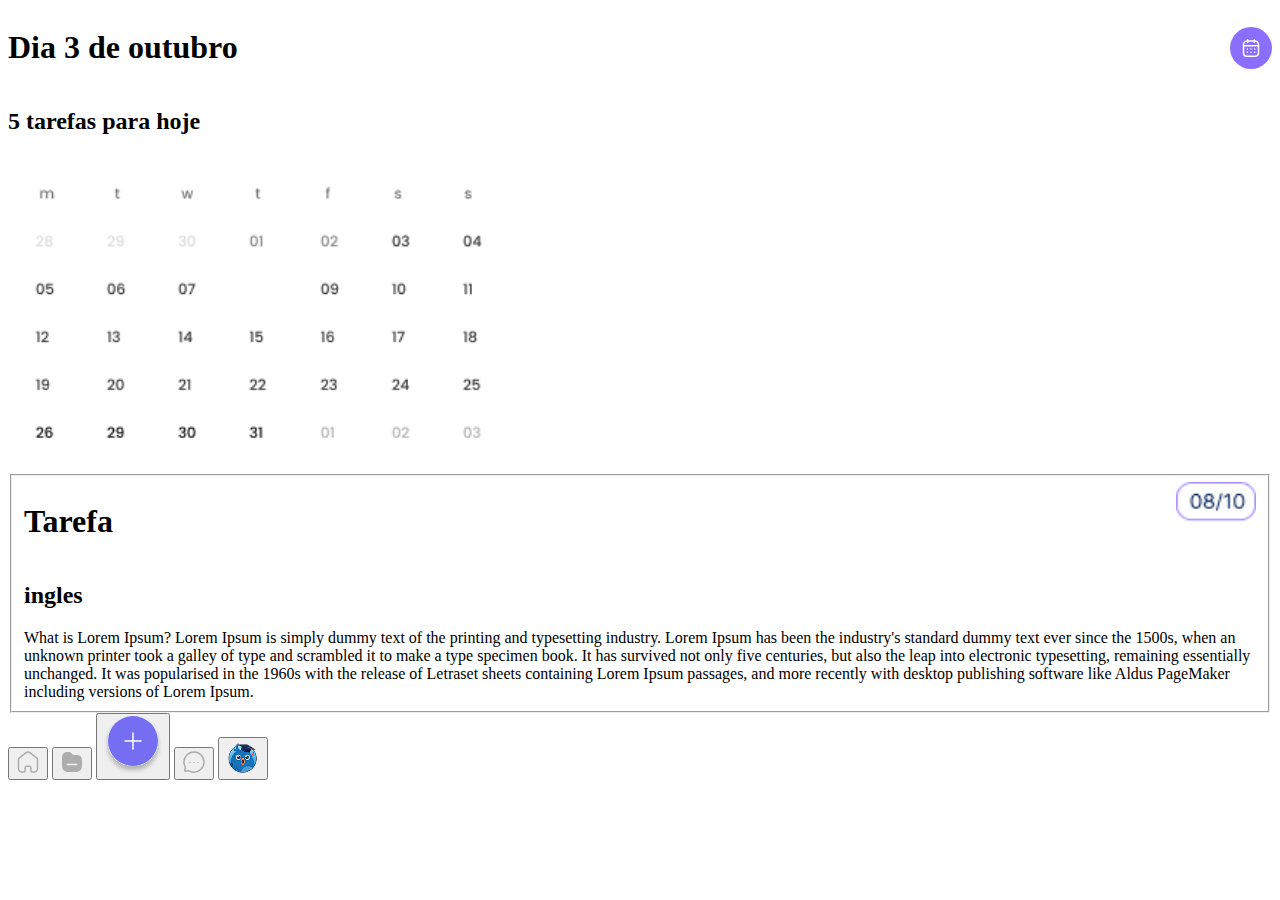
<file: src/pages/calendar/index.html>
<!DOCTYPE html>
<html lang="en">
<head>
    <meta charset="UTF-8">
    <meta name="viewport" content="width=device-width, initial-scale=1.0">
    <title>Document</title>
    <link rel="stylesheet" href="/src/pages/calendar/styles.css">
</head>
<body>
    <header>
        <div class="cabecario">
            <h1>Dia 3 de outubro</h1>
            <img src="/src/assets/icons/Calendar.svg" alt="calendario">
        </div>
        <div>
            <h2>5 tarefas para hoje</h2>
        </div>
    </header>

    <img src="/src/assets/images/small calendar.png" id="calendario" alt="calendario">

    <fieldset>
        <div class="tarefa">
            <h1>Tarefa</h1>
            <img src="/src/assets/images/Group 1000000770 (1).png" id="data" alt="data">
        </div>
        <div class="materia">
            <h2>ingles</h2>
        </div>
        <div>
            What is Lorem Ipsum?

Lorem Ipsum is simply dummy text of the printing and typesetting industry. Lorem Ipsum has been the industry's standard dummy text ever since the 1500s, when an unknown printer took a galley of type and scrambled it to make a type specimen book. It has survived not only five centuries, but also the leap into electronic typesetting, remaining essentially unchanged. It was popularised in the 1960s with the release of Letraset sheets containing Lorem Ipsum passages, and more recently with desktop publishing software like Aldus PageMaker including versions of Lorem Ipsum.
        </div>
    </fieldset>
       <nav>
        <a href="../home/index.html"><button><img src="../../assets/icons/Home.svg" alt=""></button></a>
        <a href="../tasks/index.html"><button><img src="../../assets/icons/Folder.svg" alt=""></button></a>
        <a href=""><button><img src="../../assets/icons/Add.svg" alt=""></button></a>
       <a href="../chat/index.html"> <button><img src="../../assets/icons/Chat.svg" alt=""></button></a>
        <a href="../profile/index.html"><button><img src="../../assets/images/Profile-pfp-nest.png" alt=""></button></a>
    </nav>
</body>
</html>
</file>
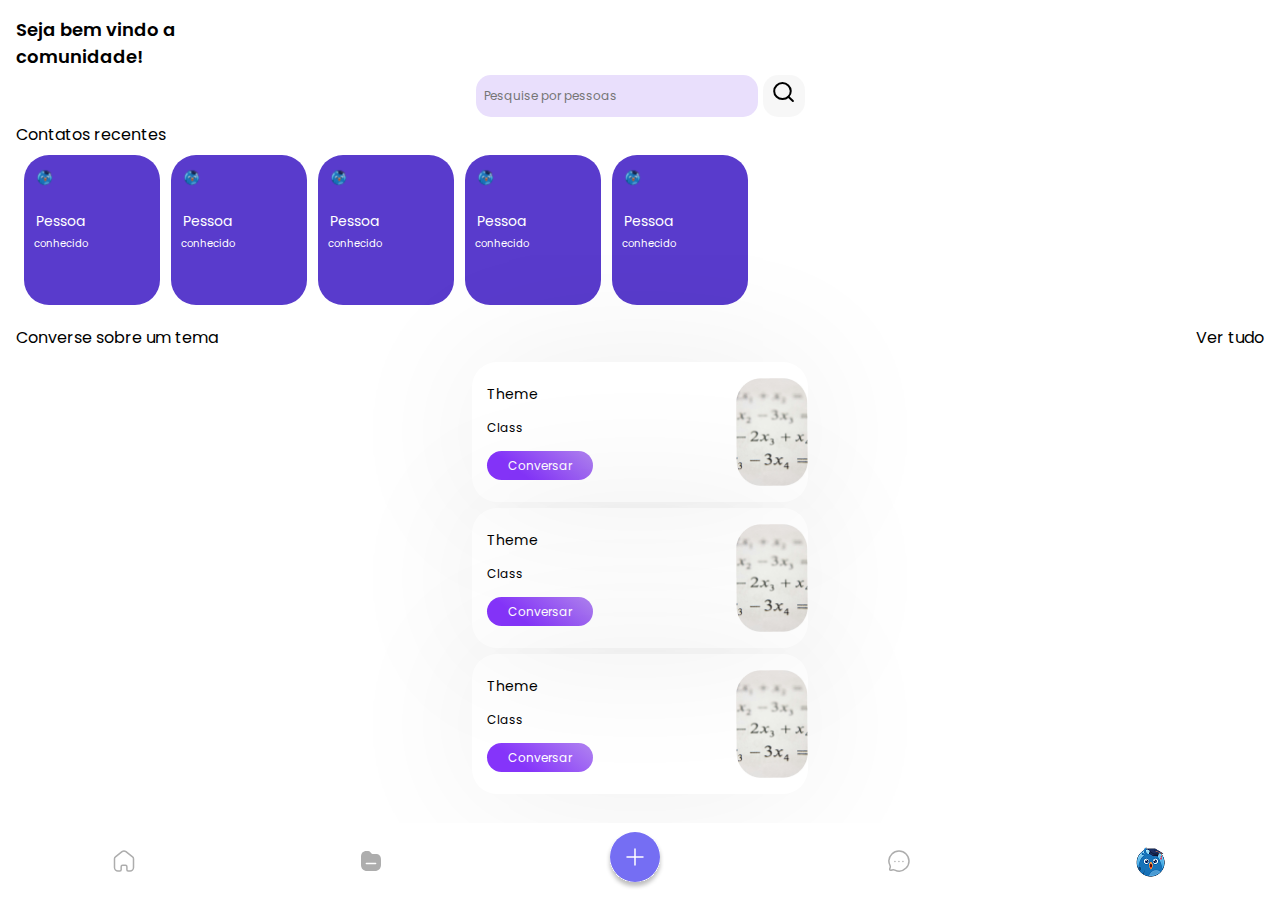
<file: src/pages/chat/index.html>
<!DOCTYPE html>
<html lang="en">

<head>
    <meta charset="UTF-8">
    <meta name="viewport" content="width=device-width, initial-scale=1.0">
    <title>Chat</title>
    <link rel="stylesheet" href="./styles.css">
</head>

<body>
    <div class="wrapper-page">

        <header>
            <h1>Seja bem vindo a comunidade!</h1>
            <fieldset>
                <input type="search" placeholder="Pesquise por pessoas">
                <button><img src="../../assets/icons/search.svg" alt=""></button>

            </fieldset>
        </header>
        <div class="contacts">
            <p>Contatos recentes</p>
            <div class="recents-box">
                <div class="box-people">
                    <img src="../../assets/icons/pfp-normal.svg" alt="">
                    <h2>Pessoa</h2>
                    <h3>conhecido</h3>
                </div>
                <div class="box-people">
                    <img src="../../assets/icons/pfp-normal.svg" alt="">
                    <h2>Pessoa</h2>
                    <h3>conhecido</h3>

                </div>
                <div class="box-people">
                    <img src="../../assets/icons/pfp-normal.svg" alt="">
                    <h2>Pessoa</h2>
                    <h3>conhecido</h3>

                </div>
                <div class="box-people">
                    <img src="../../assets/icons/pfp-normal.svg" alt="">
                    <h2>Pessoa</h2>
                    <h3>conhecido</h3>

                </div>
                <div class="box-people">
                    <img src="../../assets/icons/pfp-normal.svg" alt="">
                    <h2>Pessoa</h2>
                    <h3>conhecido</h3>

                </div>
            </div>

        </div>

        <section>
            <p>Converse sobre um tema</p>
            <a href="">Ver tudo</a>
        </section>
        <div class="classes-box">

            <div class="class-box">
                <div class="class-info">
                    <h2>Theme</h2>
                    <p>Class</p>
                    <button>Conversar</button>
                </div>

                <img src="../../assets/images/Math-matriz.png" alt="">
            </div>

            <div class="class-box">
                <div class="class-info">
                    <h2>Theme</h2>
                    <p>Class</p>
                    <button>Conversar</button>
                </div>

                <img src="../../assets/images/Math-matriz.png" alt="">
            </div>

            <div class="class-box">
                <div class="class-info">
                    <h2>Theme</h2>
                    <p>Class</p>
                    <button>Conversar</button>
                </div>

                <img src="../../assets/images/Math-matriz.png" alt="">
            </div>
        </div>
    </div>
     <nav>
        <a href="../home/index.html"><button><img src="../../assets/icons/Home.svg" alt=""></button></a>
        <a href="../tasks/index.html"><button><img src="../../assets/icons/Folder.svg" alt=""></button></a>
        <a href=""><button><img src="../../assets/icons/Add.svg" alt=""></button></a>
       <a href="../chat/index.html"> <button><img src="../../assets/icons/Chat.svg" alt=""></button></a>
        <a href="../profile/index.html"><button><img src="../../assets/images/Profile-pfp-nest.png" alt=""></button></a>
    </nav>


</body>

</html>
</file>
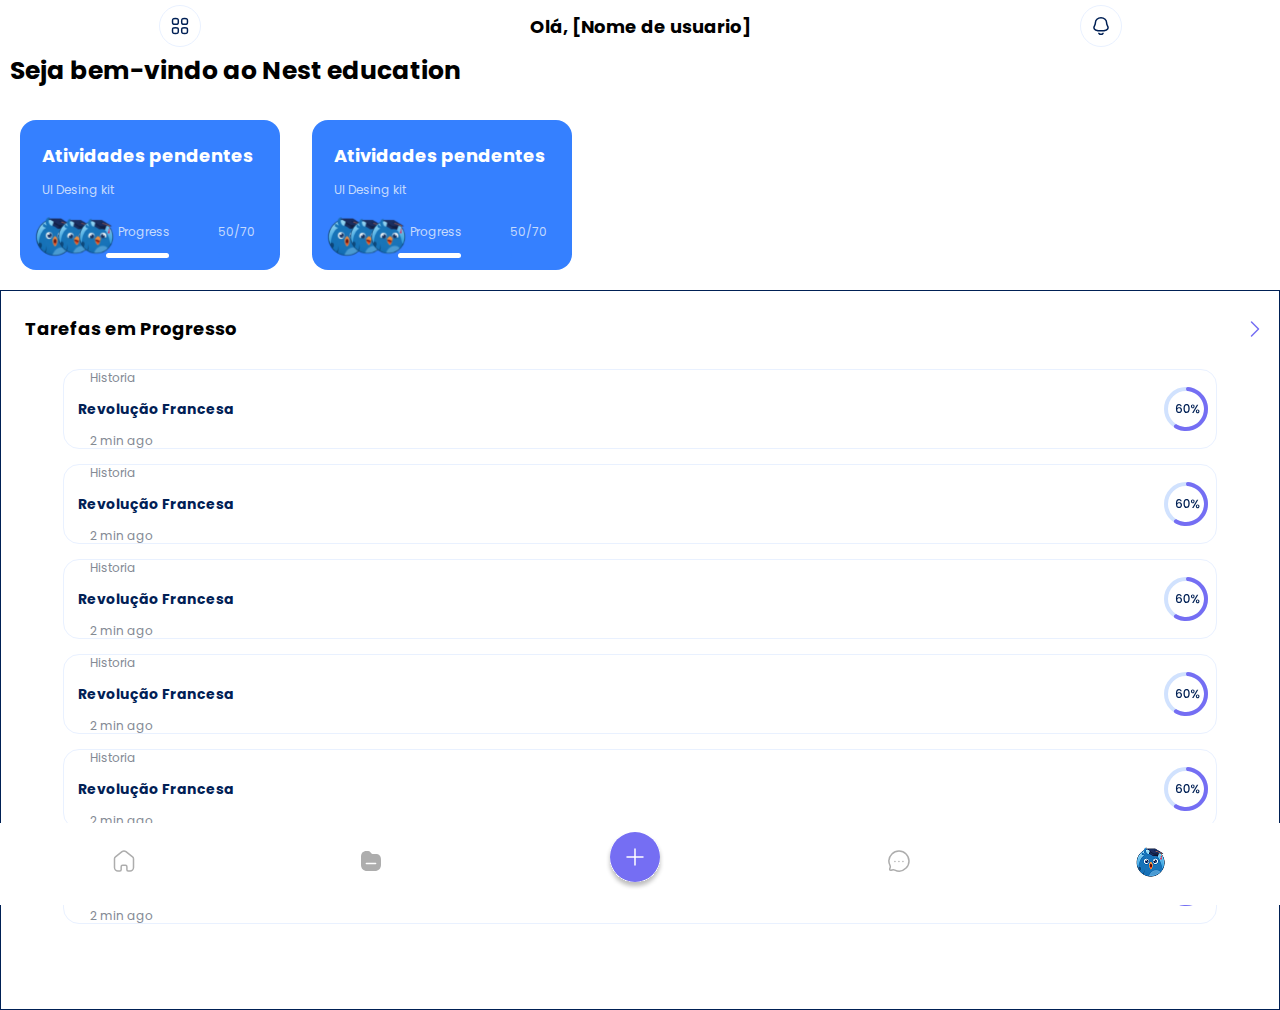
<file: src/pages/home/index.html>
<!DOCTYPE html>
<html lang="en">

<head>
    <meta charset="UTF-8">
    <meta name="viewport" content="width=device-width, initial-scale=1.0">
    <title>Document</title>
    <link rel="stylesheet" href="./styles.css">
</head>

<body>
    <header>
        <img src="./../../assets/icons/Menu.svg" alt="">
        <h2>Olá, [Nome de usuario]</h2>
        <img src="./../../assets/icons/Notifications.svg" alt="">
    </header>
    <h1> Seja bem-vindo ao Nest education</h1>

    <div class="box-pass">

        <div class="box">
            <div class="box-content">

                <h2>Atividades pendentes</h2>
                <p>UI Desing kit</p>
                <div class="progress">
                    <div class="pfp-group">
                        <img src="../../assets/icons/pfp-surprised.svg" alt="">
                        <img src="../../assets/icons/pfp-normal.svg" alt="">
                        <img src="../../assets/icons/pfp-normal.svg" alt="">
                    </div>
                    <div class="progress-wrapper">

                        <div class="progress-text">

                            <p>Progress
                            <p>

                            <p>50/70</p>
                        </div>


                        <div class="progress-bar">
                            <div class="progress-bar-complete"></div>
                        </div>
                    </div>
                </div>
            </div>
        </div>
        <div class="box">
            <div class="box-content">

                <h2>Atividades pendentes</h2>
                <p>UI Desing kit</p>
                <div class="progress">
                    <div class="pfp-group">
                        <img src="../../assets/icons/pfp-surprised.svg" alt="">
                        <img src="../../assets/icons/pfp-normal.svg" alt="">
                        <img src="../../assets/icons/pfp-normal.svg" alt="">
                    </div>
                    <div class="progress-wrapper">

                        <div class="progress-text">

                            <p>Progress
                            <p>

                            <p>50/70</p>
                        </div>


                        <div class="progress-bar">
                            <div class="progress-bar-complete"></div>
                        </div>
                    </div>
                </div>
            </div>

        </div>
    </div>



    <div class="in-progress">
        <div class="in-progress-text">
            <h2>Tarefas em Progresso</h2>
            <img src="../../assets/icons/Arrow - Left 2.svg" alt="">
        </div>
        <div class="in-progress-box">
            <div class="box-progress-text">
                <p>Historia</p>
                <h3>Revolução Francesa</h3>
                <p>2 min ago</p>
            </div>

            <img src="../../assets/icons/circle.svg" alt="">
        </div>
        <div class="in-progress-box">
            <div class="box-progress-text">
                <p>Historia</p>
                <h3>Revolução Francesa</h3>
                <p>2 min ago</p>
            </div>

            <img src="../../assets/icons/circle.svg" alt="">
        </div>
        <div class="in-progress-box">
            <div class="box-progress-text">
                <p>Historia</p>
                <h3>Revolução Francesa</h3>
                <p>2 min ago</p>
            </div>

            <img src="../../assets/icons/circle.svg" alt="">
        </div>
        <div class="in-progress-box">
            <div class="box-progress-text">
                <p>Historia</p>
                <h3>Revolução Francesa</h3>
                <p>2 min ago</p>
            </div>

            <img src="../../assets/icons/circle.svg" alt="">
        </div>
        <div class="in-progress-box">
            <div class="box-progress-text">
                <p>Historia</p>
                <h3>Revolução Francesa</h3>
                <p>2 min ago</p>
            </div>

            <img src="../../assets/icons/circle.svg" alt="">
        </div>
    
        <div class="in-progress-box">
            <div class="box-progress-text">
                <p>Historia</p>
                <h3>Revolução Francesa</h3>
                <p>2 min ago</p>
            </div>

            <img src="../../assets/icons/circle.svg" alt="">
        </div>
    </div>
    
     <nav>
        <a href="../home/index.html"><button><img src="../../assets/icons/Home.svg" alt=""></button></a>
        <a href="../tasks/index.html"><button><img src="../../assets/icons/Folder.svg" alt=""></button></a>
        <a href=""><button><img src="../../assets/icons/Add.svg" alt=""></button></a>
       <a href="../chat/index.html"> <button><img src="../../assets/icons/Chat.svg" alt=""></button></a>
        <a href="../profile/index.html"><button><img src="../../assets/images/Profile-pfp-nest.png" alt=""></button></a>
    </nav>



</body>

</html>
</file>
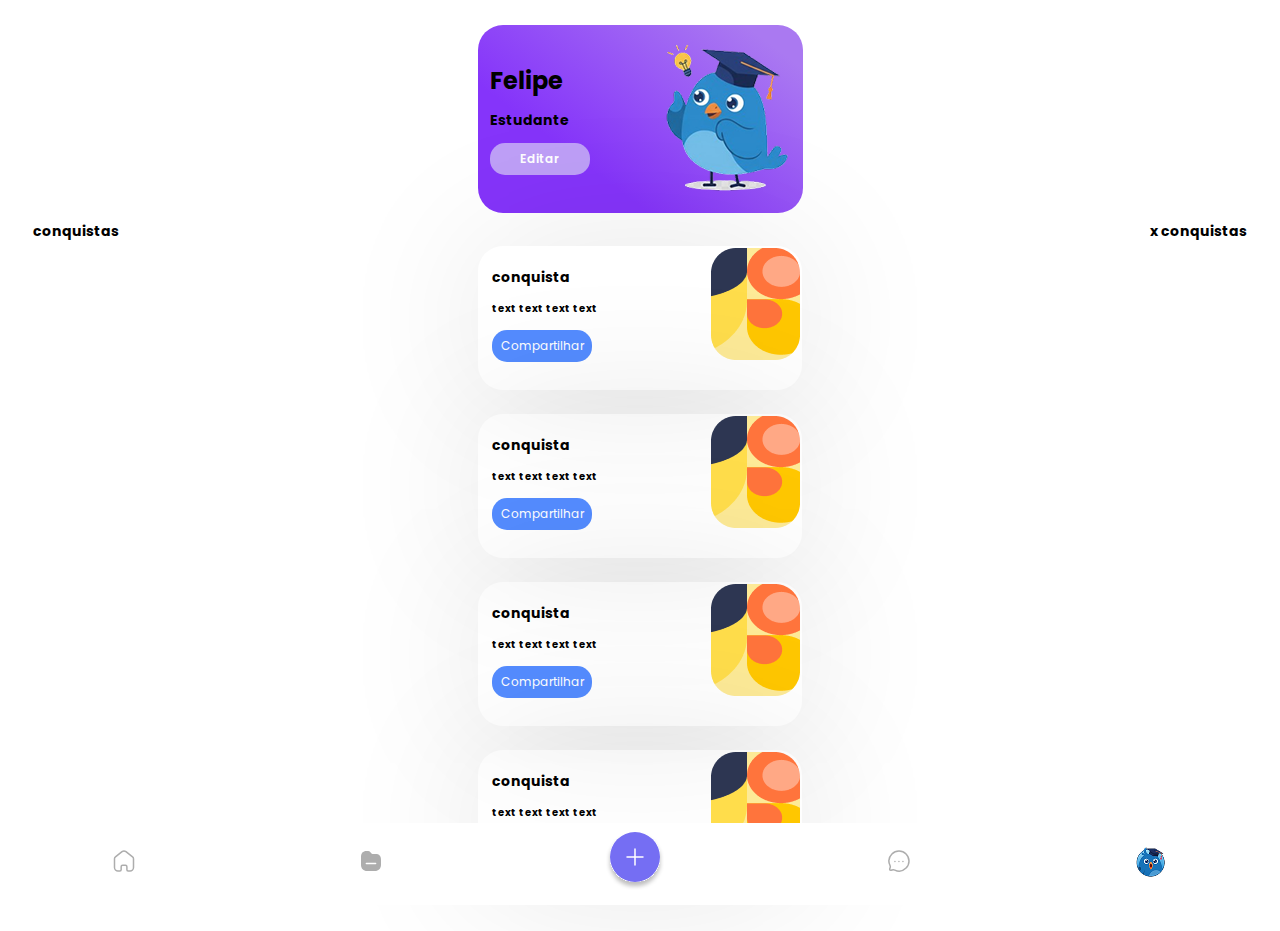
<file: src/pages/profile/index.html>
<!DOCTYPE html>
<html lang="en">
<head>
    <meta charset="UTF-8">
    <meta name="viewport" content="width=device-width, initial-scale=1.0, viewport-fit=cover">
    <title>Document</title>
    <link rel="stylesheet" href="./styles.css">
</head>
<body>
    
    <section>
    
<div class="profile">
        <h1>Felipe</h1>
        <h2>Estudante</h2>
        <button><a href="">Editar</a></button>
    </div>
    <img class="pfp" src="./../../assets/images/Rectangle 977.png" alt="">
    
  
</section>
    </header>

    <div class="conquistas">
        <h2>conquistas</h2>
        <h2>x conquistas</h2>
    </div>

    <div class="achivement-box">
        <div class="conquista_information">
        <h2>conquista</h1>
        <h3>text text text text</h3>
        <button>Compartilhar</button>
    </div>
        <img src="./../../assets/images/Mask Group.png" alt="">
    </div>
    <div class="achivement-box">
        <div class="conquista_information">
        <h2>conquista</h1>
        <h3>text text text text</h3>
        <button>Compartilhar</button>
    </div>
        <img src="./../../assets/images/Mask Group.png" alt="">
    </div>
    <div class="achivement-box">
        <div class="conquista_information">
        <h2>conquista</h1>
        <h3>text text text text</h3>
        <button>Compartilhar</button>
    </div>
        <img src="./../../assets/images/Mask Group.png" alt="">
    </div>
    <div class="achivement-box">
        <div class="conquista_information">
        <h2>conquista</h1>
        <h3>text text text text</h3>
        <button>Compartilhar</button>
    </div>
        <img src="./../../assets/images/Mask Group.png" alt="">
    </div>

       <nav>
        <a href="../home/index.html"><button><img src="../../assets/icons/Home.svg" alt=""></button></a>
        <a href="../tasks/index.html"><button><img src="../../assets/icons/Folder.svg" alt=""></button></a>
        <a href=""><button><img src="../../assets/icons/Add.svg" alt=""></button></a>
       <a href="../chat/index.html"> <button><img src="../../assets/icons/Chat.svg" alt=""></button></a>
        <a href="../profile/index.html"><button><img src="../../assets/images/Profile-pfp-nest.png" alt=""></button></a>
    </nav>

</body>
</html>
</file>
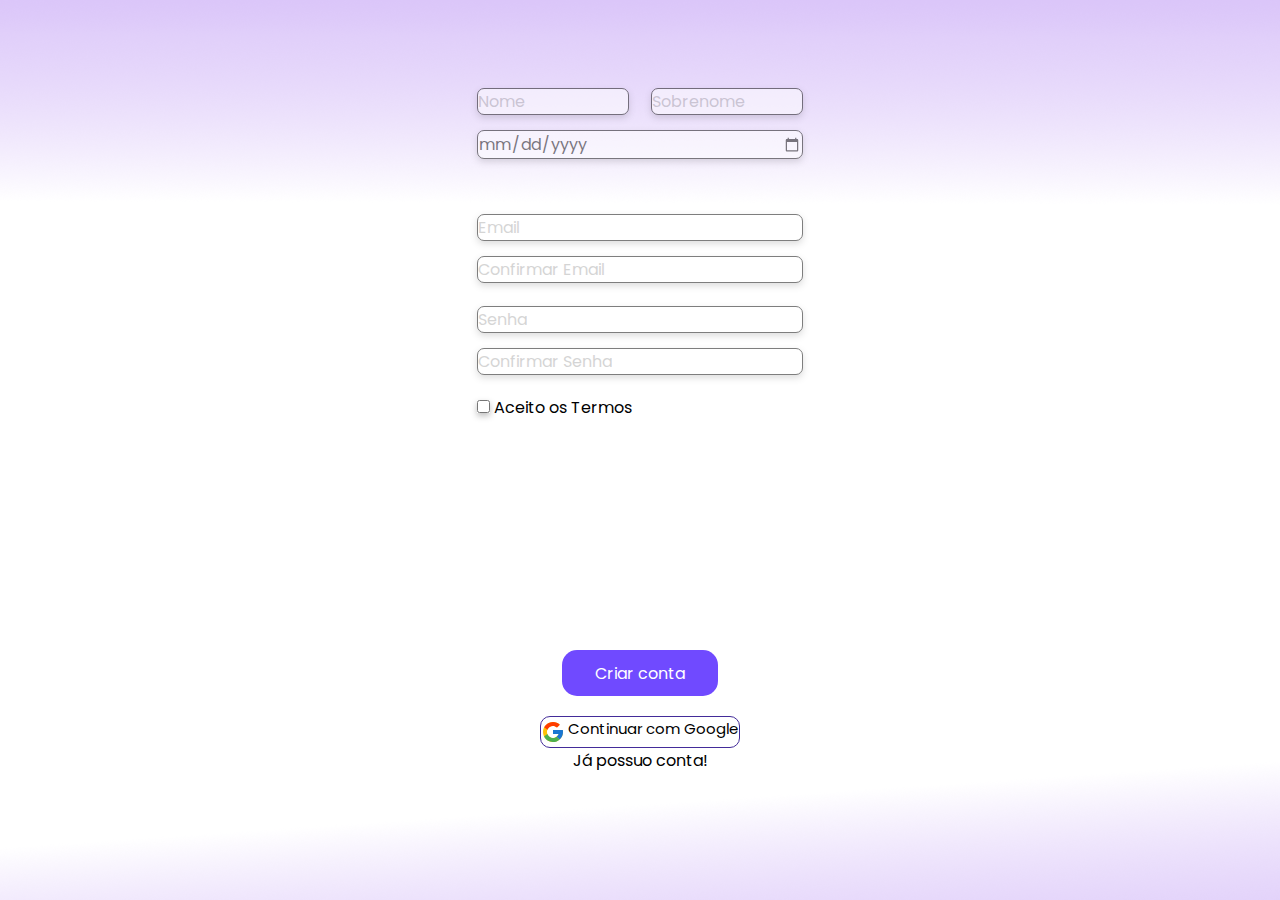
<file: src/pages/signup/index.html>
<!DOCTYPE html>
<html lang="pt">

<head>
    <meta charset="UTF-8">
    <meta name="viewport" content="width=device-width, initial-scale=1.0">
    <link rel="stylesheet" href="/src/pages/signup/styles.css">
    <title>Sign Up</title>
</head>

<body>

    <form class="form">
        <fieldset class="user">
            <fieldset class="name">
                <input type="text" id="fname" name="fname" placeholder="Nome">
                <input type="text" id="sname" name="sname" placeholder="Sobrenome">
            </fieldset>
            <input type="date" id="date" name="date" placeholder="Data de Nascimento">
        </fieldset>
        <div class="wrapper-input">
            <fieldset class="email">
                <input type="email" id="email" name="email" placeholder="Email">
                <input type="email" id="cemail" name="cemail" placeholder="Confirmar Email">
            </fieldset>
            <fieldset class="password">
                <input type="password" id="senha" name="senha" placeholder="Senha">
                <input type="password" id="csenha" name="senha" placeholder="Confirmar Senha">
            </fieldset>
        </div>
        <div class="checkbox">
            <input type="checkbox" class="termos">
            <label for="termos" class="termos">Aceito os Termos</label>
        </div>
    </form>
    <div class="button">
        <button id="conta"><a id="cconta" >Criar conta</a></button>
        <button id="google"><img src="/src/assets/icons/icon google.svg" alt=""><a id="cgoogle">Continuar com Google</a></button>
    </div>
    <a id="jconta" href="/src/pages/signin/index.html">Já possuo conta!</a>
</body>

</html>
</file>
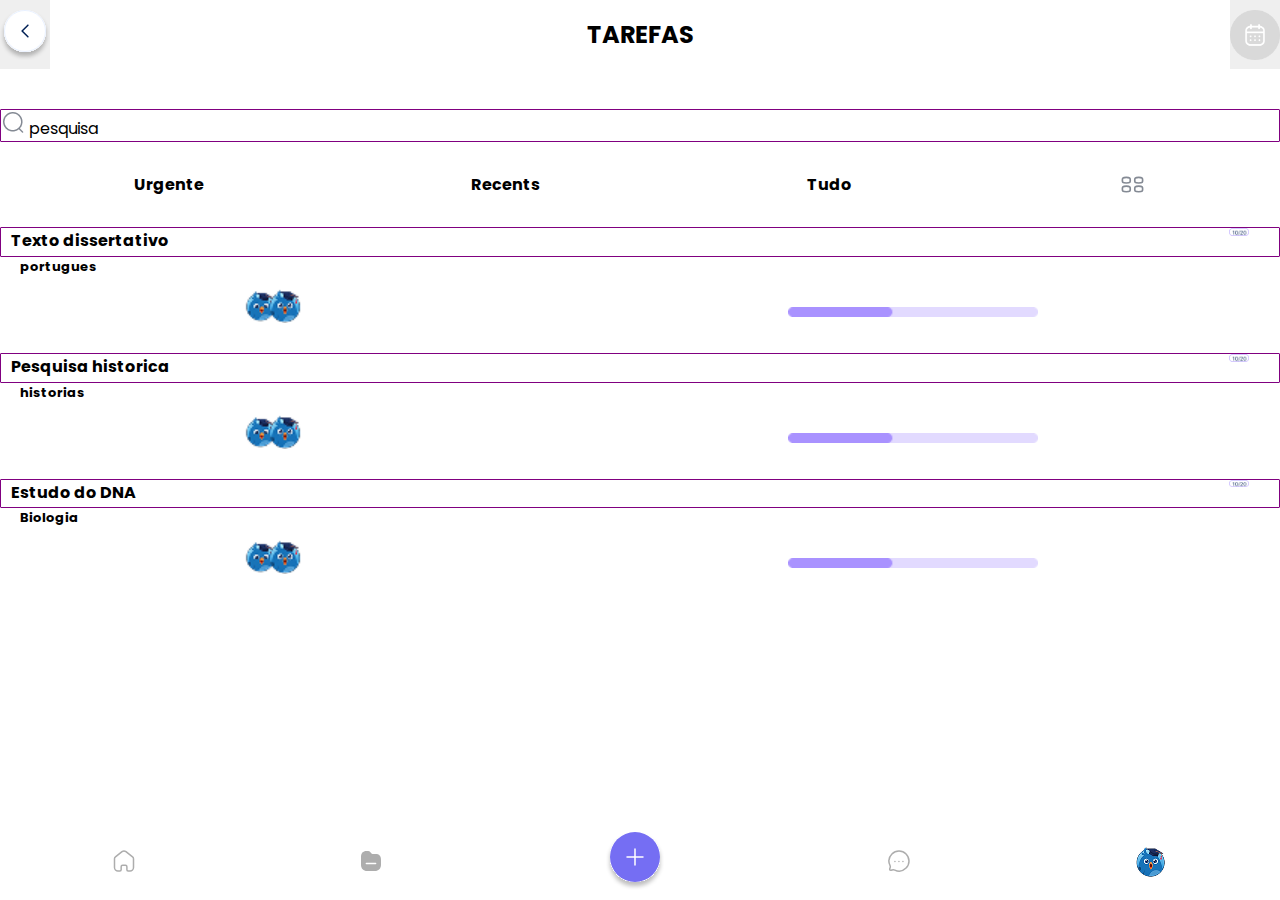
<file: src/pages/tasks/index.html>
<!DOCTYPE html>
<html lang="en">

<head>
    <meta charset="UTF-8">
    <meta name="viewport" content="width=<<device-width>>, initial-scale=1.0">
    <title>Document</title>
    <link rel="stylesheet" href="./styles.css">
</head>

<body>

    <header>
        <button class="voltar">
            <img src="/src/assets/icons/Back (1).svg" id="voltar" alt="botão voltar">
        </button>
        <h1>TAREFAS</h1>
        <button class="calendario">
            <img src="/src/assets/images/Calendar@2x (1).png" id="calendario" alt="botao calendario"></button>
    </header>
    <main>
        <fieldset>
            <div class="pesquisa">
                <img src="/src/assets/images/Search (1).png" alt="lupa pesquisa">
                <label for="pesquisa">pesquisa</label>
                <input type="text" class="search">
            </div>
        </fieldset>
        <div class="urgente">
            <h1>Urgente</h1>
            <h1>Recents</h1>
            <h1>Tudo</h1>
            <img src="/src/assets/icons/Category (2).svg" id="squad" alt="botao categoria">
        </div>
        <fieldset>
            <div class="tarefa">
                <h1>Texto dissertativo</h1>
                <img src="/src/assets/images/tarefas feitas.png" id="feitos" alt="tarefas feitas">

            </div>
            <div class="materia">
                <h2>portugues</h2>
            </div>

            <div class="progresso">
                <img src="/src/assets/icons/Group 3084 (1).png" id="pombos" alt="foto de pombos">
                <img src="/src/assets/icons/Group 1000000771 (1).png" id="progresso" alt="barra progresso">
            </div>

        </fieldset>
        <fieldset>
            <div class="tarefa">
                <h1>Pesquisa historica</h1>
                <img src="/src/assets/images/tarefas feitas.png" id="feitos" alt="tarefas feitas">

            </div>
            <div class="materia">
                <h2>historias</h2>
            </div>

            <div class="progresso">
                <img src="/src/assets/icons/Group 3084 (1).png" id="pombos" alt="foto de pombos">
                <img src="/src/assets/icons/Group 1000000771 (1).png" id="progresso" alt="barra progresso">
            </div>

        </fieldset>
        <fieldset>
            <div class="tarefa">
                <h1>Estudo do DNA</h1>
                <img src="/src/assets/images/tarefas feitas.png" id="feitos" alt="tarefas feitas">

            </div>
            <div class="materia">
                <h2>Biologia</h2>
            </div>

            <div class="progresso">
                <img src="/src/assets/icons/Group 3084 (1).png" id="pombos" alt="foto de pombos">
                <img src="/src/assets/icons/Group 1000000771 (1).png" id="progresso" alt="barra progresso">
            </div>

        </fieldset>

    </main>
    <nav>
        <a href="../home/index.html"><button><img src="../../assets/icons/Home.svg" alt=""></button></a>
        <a href="../tasks/index.html"><button><img src="../../assets/icons/Folder.svg" alt=""></button></a>
        <a href=""><button><img src="../../assets/icons/Add.svg" alt=""></button></a>
       <a href="../chat/index.html"> <button><img src="../../assets/icons/Chat.svg" alt=""></button></a>
        <a href="../profile/index.html"><button><img src="../../assets/images/Profile-pfp-nest.png" alt=""></button></a>
    </nav>
</body>

</html>
</file>
<file: src/pages/calendar/styles.css>
.cabecario {
    display: flex;
    flex-direction: row;
    justify-content: space-between;
}

#calendario {
    width: 500px;
    display: flex;
    align-items: center;
    justify-content: center;
}

.tarefa {
    display: flex;
    flex-direction: row;
    justify-content: space-between;
}

#data {
    width: 80px;
    height: 40px;
}
</file>
<file: src/pages/chat/styles.css>
@import url(../../styles/global.css);

.wrapper-page {
    padding: 16px ;
}

header{
    gap: 10px;
}
fieldset{
    display: flex;
    justify-content: center;
    align-items: center;
    padding: 5px;
    gap: 5px;
    
    
    

    
    input{
        background-color: #E9DFFC;
        border-radius: 15px;
        width: 282px;
        height: 42px;
        padding: 8px;
        font-size: 12px;
        font-weight: 400;
    }
    button{
        width: 42px;
        height: 42px;
        background-color: rgba(0, 0, 0, 0.03);
        border-radius: 15px;
    }
    
    
}
.contacts{
    display: flex;
    flex-direction: column;
}
.recents-box{
    display: flex;
    padding: 8px;
    gap: 11px;
    flex-direction: row;
    overflow: scroll;
    width: auto;
}
.box-people{
    flex-shrink: 0;
    
    width: 136px;
    height: 150px;
    border-radius: 25px;
    background-color:#593BCC;


    display: flex;
    flex-direction: column;
    justify-content: right;
    align-items: flex-start;

    img{
        padding: 12px;
        width: 42px;
        height: 44px;
    }

    h2{
        padding-top: 12px;
        padding-left: 12px;
       

    }
    h3{
        padding-left: 10px;
        padding-top: 4px;
        color: #FFF;
        font-family: Poppins;
        font-size: 10px;
        font-style: normal;
        font-weight: 400;
        line-height: normal;

    }
}

section{
    margin-top: 12px;
    width: 100%;
    display: flex;
    justify-content: space-between;
}
.classes-box{
    margin-top: 12px;
    display: flex;
    flex-direction: column;
    justify-content: center;
    align-items: center;
    width: 100%;
    height: auto;
    padding-bottom: 85px;
    gap: 6px;
}

.class-box{
    flex-shrink: 0;
    width: 336px;
    height: 140px;
    display: flex;
    justify-content: space-between;
    align-items: center;
    border-radius: 25px;
    box-shadow: 0 0 150px 0 rgba(0, 0, 0, 0.07);
    img{
        width: 72px;
        height: 108px;

    }
    button{
        background: linear-gradient(217deg, #AA79F1 10.04%, #8534FA 70.22%);
        border-radius: 15px;
        color: white;
        width: 106px;
        height: 29px;
        font-size: 12px;
        font-weight: 500px;
    }
    p{
        font-size: 12px;
        color: rgba(0, 0, 0, 50);
    }
    h2{
        color: black; 
    }
    .class-info{
        display: flex;
        height: 100%;
        width: 100%;
        flex-direction: column;
        padding: 15px;
        justify-content: space-around;
        align-items: start;
    }
}












h1{
    width: 200px;
    font-size: 18px;
    font-weight: 600;
    line-height: normal;
}
h2{
    font-size: 14px;
    font-weight: normal;
    font-style: normal;
    color: white;
    line-height: normal;
}
</file>
<file: src/pages/home/styles.css>
@import url(./../../styles/global.css);




header {
    display: flex;
    flex-direction: row;
    height: 42px;
    width: 100%;
    justify-content: space-around;
    align-items: center;
    padding-top: 10px;

    img {
        height: 42px;
        width: 42px;
    }
}

h1 {
    padding: 10px;
    font-size: 25px;
    width: 80%;
}

.box-pass {
    display: flex;
    flex-direction: row;
    overflow: scroll;
    justify-content: flex-start;
    align-items: center;
    padding: 20px;
    width: auto;
    
    gap: 32px;

}



.box {
    flex-shrink: 0;
    background-color: #3580FF;
    border-radius: 16px;
    display: flex;
    flex-direction: column;
    justify-content: space-around;
    align-items: start;

    height: 150px;
    width: 260px;

    color: white;

    
    
    img {
        height: 44px;
        width: 44px;
    }
}

h2 {
    margin: 12px;
    font-size: 18px;

}
p {
    margin: 12px;
    font-size: 12px;
    color: #C5DAFD;
}
.progress-bar {
    height: 5px;
    width: 114px;
    border-radius: 3px;
    background-color: #3580FF;
}

.progress-bar-complete {
    height: 5px;
    width: 63px;
    border-radius: 3px;
    background-color: white;

}
.progress {
    display: flex;
    width: 100%;
    align-items: center;
    justify-content: space-around;
    gap: 5px;
}
.box-content{
    padding: 10px;
    width: 100%;
    height: 100%;

}
.progress-wrapper{
    display: flex;
    flex-direction: column;
    justify-content: space-around;
}
.progress-text{
display: flex;
    justify-content: space-around;
    width: auto;

}

.pfp-group {
    display: flex;
}

.pfp-group img {
    margin-right: -23px;
}



.in-progress{
    gap: 15px;
    display: flex;
    flex-direction: column;
    width: auto;
    align-items: center;
    justify-content: space-between;
    padding: 12px;
    overflow: scroll;
    border: solid #002055 1px;
    padding-bottom: 85px;
}
.in-progress-text{
    display: flex;
    flex-direction: row;
    justify-content: space-between;
    align-items: center;
    width: 100%;
}
.in-progress-box{
    padding: 8px;
    width: 92%;
    display: flex;
    justify-content: space-between;
    align-items: center;
    height: 80px;
    border: solid #E9F1FF 1px;
    border-radius: 16px;
    img{
        width: 44px;
        height: 44px;
    }
}
.box-progress-text{
    width: auto;
    display: flex;
    flex-direction: column;
    justify-content: space-around;
    padding: 6px;

p{
    color: #848A94;
}
h3{
    font-size: 14px;
    font-style: normal;
    color: #002055;
}

    
}
</file>
<file: src/pages/profile/styles.css>
@import url(../../styles/global.css);

body{
    display: flex;
    justify-content: center;
    align-items: center;
    flex-direction: column;
    padding: 25px;
    background-color: ;
}
.profile{
    display: flex;
    flex-direction: column;
    align-items: flex-start;
    justify-content: center;
    padding: 12px;
    width: 100%;
    gap: 12px;
    
    button{
        color: solid black;
        border-radius: 15px;
        background-color: #BE9FF7;
        color: white;
        width: 100px;
        height: 32px;
        font-size: 12px;
        font-weight: 600;
         

    }

}


.pfp{
    display: flex;
    width: 155px;
    height: 155px;
}
section{
    display: flex;
    border-radius: 25px;
    background: var(--linear-roxo-roxo-claro, linear-gradient(217deg, #AA79F1 10.04%, #8534FA 70.22%));
    width: 325px;
    height: 188px;
    align-items: center;
    justify-content: center;
    
}


.conquistas {
    padding: 8px;
    display: flex;
    width: 100%;
    height: 21px;
    justify-content: space-between;
    flex-direction: row;
    align-items: flex-start;
    padding-bottom: 12px;
}






.achivement-box {
    border-radius: 25px;
    display: flex;
    margin: 12px;
    gap: 100px;
    padding: 25px;
    width: 324px;
    height: 144px;
    padding: 2px;
    box-shadow: 0 0 150px 0 rgba(0, 0, 0, 0.1);
}

.conquista_information {
    display: flex;
    flex-direction: column;
    align-items: start;
    margin: 10px;
    justify-content: space-around;
    padding: 2px;
    width: 100%;
    height: 112px;
}
.achivement-box button{
    width: 100px;
    height: 32px;
    background-color: #548CFF;
    border-radius: 15px;
    color: white;
    padding: 5px;
    display: flex;
    align-items: center;
    justify-content: center;
    font-size: 12px;
}
.achivement-box img{
    height: 112px;
    width: 89px;
}







h1 {
    font-size: 24px;
}

h2 {
    font-size: 14px;
}

h3 {
    font-size: 10px;
}
</file>
<file: src/pages/signup/styles.css>
@import url(/src/styles/global.css);

body {
    display: flex;
    flex-direction: column;
    align-items: center;
    height: 100%;
    padding: 88px 21px 56px;
    background-image: url("../../assets/images/Fundos.png");
  
}

input {
    border: 1px solid black;
    border-radius: 7px;
    box-shadow: 0 3px 6px 0 rgba(0, 0, 0, 0.25);
}

::placeholder {
    opacity: 0.6;

}

fieldset {
    display: flex;
    flex-direction: column;
}

fieldset.user {
    margin-bottom: 55px;
}

.wrapper-input {
    display: flex;
    gap: 23px;
    flex-direction: column;
}

.button {
    display: flex;
    flex-direction: column;
    width: 200px;
    gap: 15px;
    align-items: center;
    margin-top: 230px;
}

button#conta {
    border-radius: 15px;
    background-color: #704AFF;
    width: 156px;
    height: 46px;
}

a {
    color: black;
}

.user {
    display: flex;
    justify-content: space-around;
}

fieldset input {
    width: 326px;
}

fieldset.name {
    gap: 22px;
    display: flex;
    flex-direction: row;
}

input#fname,
input#sname {
    width: 152px;
}

a#cconta {
    color: white;
}

a#jconta {
    text-decoration: none;
}

button#google {
    border-radius: 10px;
    border: 1px solid var(--Tons-de-azul-x3, #432C99);
    display: flex;
    width: 200px;
    height: 32px;
    font-size: 15px;
    justify-content: space-between;
    background-color: transparent;
    margin-top: 5px;
}

fieldset.email,
fieldset.password,
fieldset.user {
    gap: 15px;
    opacity: 0.5;
}

.checkbox {
    margin-top: 20px;
}
</file>
<file: src/pages/tasks/styles.css>
@import url(../../styles/global.css); */
body {
    font-family: "Poppins", Arial, Helvetica, sans-serif;
}


/* header */

header {
    font-size: x-large;
    display: flex;
    flex-direction: row;
    align-items: center;
    justify-content: space-between    
    
}

.pesquisa {
    margin-top: 40px;
    border: 1px solid purple;
    border-radius: 1px;
    width: 100%;
}

#voltar {
    margin-top: 10px;   
}

#calendario {
    margin-top: 10px;
    width: 50px;
}

.urgente {
    margin-top: 10px;
    padding-top: 20px;
    font-size: medium;
    display: flex;
    flex-direction: row;
    align-items: flex-start;
    justify-content: space-around;
}

#squad {
   padding-top: 3px;
   width: 27px;

}


.tarefa {
   
    margin-top: 30px;
    padding-left: 10px;
    font-size: medium;
    display: flex;
    flex-direction: row;
    align-items: flex-start;
    justify-content: space-around;
    justify-content: flex-start;
    border: 1px solid purple;
    width: 100%;
    margin-right: 50px;
    border-radius: 1px;
    justify-content: space-between;

}

#feitos {
    padding-right: 30px;
    padding-bottom: 20px;
    width: 50px;
}



.materia{
    font-size: small;
    display: flex;
    justify-content: flex-start;
    padding-left: 20px;
}

.progresso{
   
    display: flex;
    flex-direction: row;
    align-items: flex-start;
    justify-content: flex-start;
    justify-content: space-around;
    border: 1px;
}

#pombos{
    padding-top: 10px;
    width: 60px;
    
}

#progresso{
     padding-top: 30px;
    width: 250px;
}
</file>
